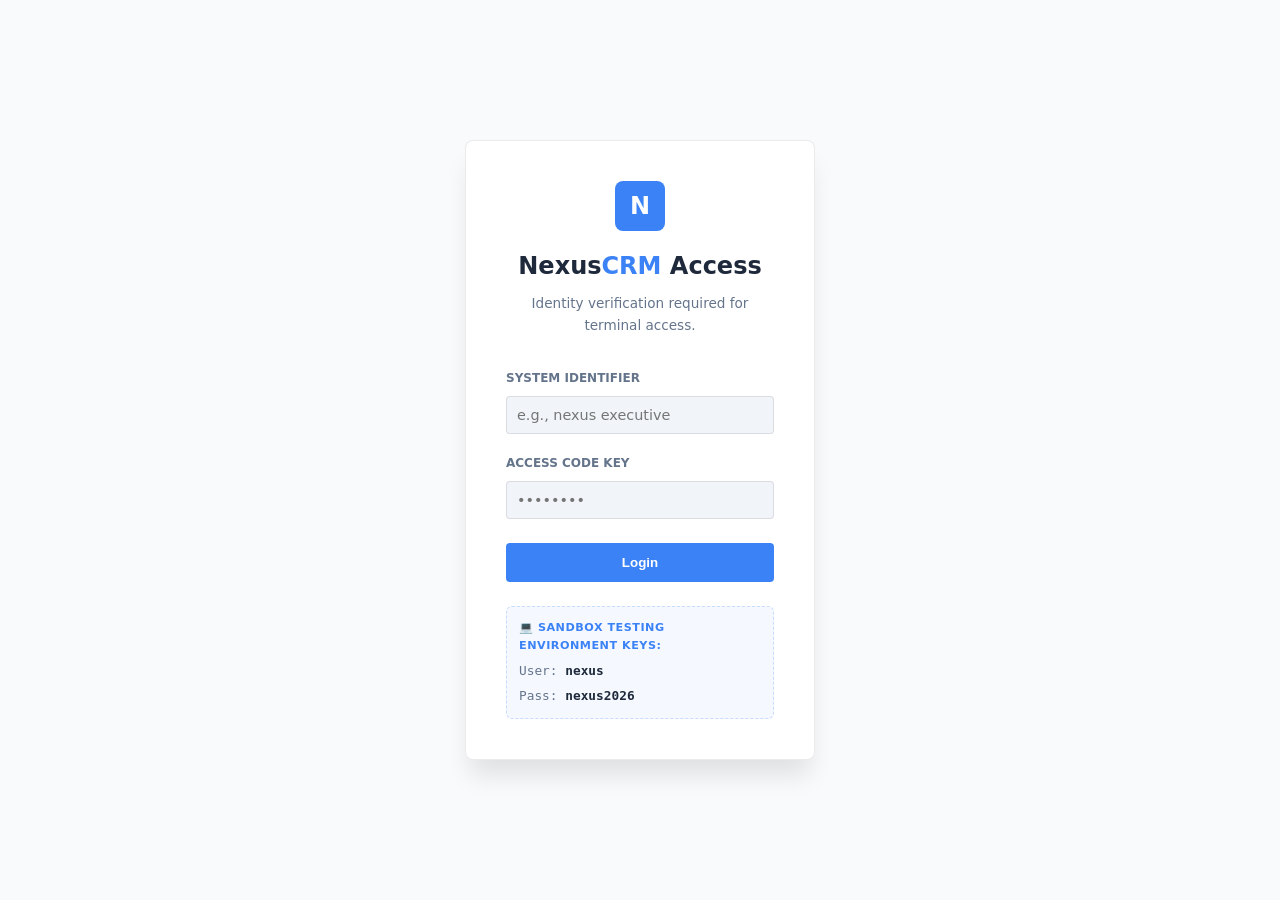
<file: index.html>
<!DOCTYPE html>
<html lang="en">
<head>
    <meta charset="UTF-8">
    <meta name="viewport" content="width=device-width, initial-scale=1.0">
    <title>NexusCRM Pro - Secure Authentication Terminal</title>
    <link rel="stylesheet" href="style.css">
    <style>
        body {
            background: #f8fafc;
            margin: 0;
            padding: 0;
            height: 100vh;
            display: flex;
            align-items: center;
            justify-content: center;
            font-family: system-ui, -apple-system, BlinkMacSystemFont, 'Segoe UI', Roboto, sans-serif;
        }
    </style>
</head>
<body>

    <div class="auth-gate-container">
        <div style="background: #ffffff; border: 1px solid rgba(0,0,0,0.08); padding: 2.5rem; border-radius: 8px; width: 350px; box-shadow: 0 20px 25px -5px rgba(0, 0, 0, 0.1);">
            <div style="text-align: center; margin-bottom: 2rem;">
                <div style="width: 50px; height: 50px; background: #3b82f6; color: #fff; display: flex; align-items: center; justify-content: center; font-weight: 800; font-size: 1.5rem; border-radius: 8px; margin: 0 auto 1rem;">N</div>
                <h2 style="color: #1e293b; margin: 0; font-size: 1.5rem;">Nexus<span style="color: #3b82f6;">CRM</span> Access</h2>
                <p style="color: #64748b; margin: 0.5rem 0 0; font-size: 0.85rem;">Identity verification required for terminal access.</p>
            </div>
            
            <form id="secure-login-form">
                <div style="margin-bottom: 1.25rem;">
                    <label style="display: block; color: #64748b; font-size: 0.75rem; text-transform: uppercase; font-weight: 600; margin-bottom: 0.5rem;">System Identifier</label>
                    <input type="text" id="login-username" required placeholder="e.g., nexus executive" style="width: 100%; background: #f1f5f9; border: 1px solid rgba(0,0,0,0.1); color: #1e293b; padding: 10px; border-radius: 4px; box-sizing: border-box; font-size: 0.9rem;">
                </div>
                
                <div style="margin-bottom: 1.5rem;">
                    <label style="display: block; color: #64748b; font-size: 0.75rem; text-transform: uppercase; font-weight: 600; margin-bottom: 0.5rem;">Access Code Key</label>
                    <input type="password" id="login-password" required placeholder="••••••••" style="width: 100%; background: #f1f5f9; border: 1px solid rgba(0,0,0,0.1); color: #1e293b; padding: 10px; border-radius: 4px; box-sizing: border-box; font-size: 0.9rem;">
                </div>

                <div id="auth-error-message" style="color: #ef4444; font-size: 0.8rem; margin-bottom: 1rem; display: none; text-align: center;">
                    🛑 Invalid identifier or security clearance keys.
                </div>

                <button type="submit" style="width: 100%; background: #3b82f6; color: #fff; border: none; padding: 12px; font-weight: 600; border-radius: 4px; cursor: pointer; transition: background 0.2s; margin-bottom: 1.5rem;">
                     Login 
                </button>
            </form>

            <div style="background: rgba(59, 130, 246, 0.05); border: 1px dashed rgba(59, 130, 246, 0.25); padding: 12px; border-radius: 6px;">
                <span style="display: block; font-size: 0.7rem; color: #3b82f6; text-transform: uppercase; font-weight: 700; margin-bottom: 6px; letter-spacing: 0.5px;">💻 Sandbox Testing Environment Keys:</span>
                <div style="font-size: 0.8rem; color: #475569; display: flex; flex-direction: column; gap: 4px; font-family: monospace;">
                    <div><span style="color: #64748b;">User:</span> <strong style="color: #1e293b;">nexus</strong></div>
                    <div><span style="color: #64748b;">Pass:</span> <strong style="color: #1e293b;">nexus2026</strong></div>
                </div>
            </div>

        </div>
    </div>

    <script>
        document.getElementById('secure-login-form').addEventListener('submit', (event) => {
            event.preventDefault();
            const userInput = document.getElementById('login-username').value.trim();
            const passwordInput = document.getElementById('login-password').value;
            const errorMsg = document.getElementById('auth-error-message');

            if (userInput === 'nexus' && passwordInput === 'nexus2026') {
                sessionStorage.setItem('nexus_admin_auth', 'true');
                if (errorMsg) errorMsg.style.display = 'none';
                window.location.href = 'dashboard.html'; 
            } else {
                if (errorMsg) errorMsg.style.display = 'block';
                document.getElementById('login-password').value = '';
            }
        });
    </script>
</body>
</html>
</file>
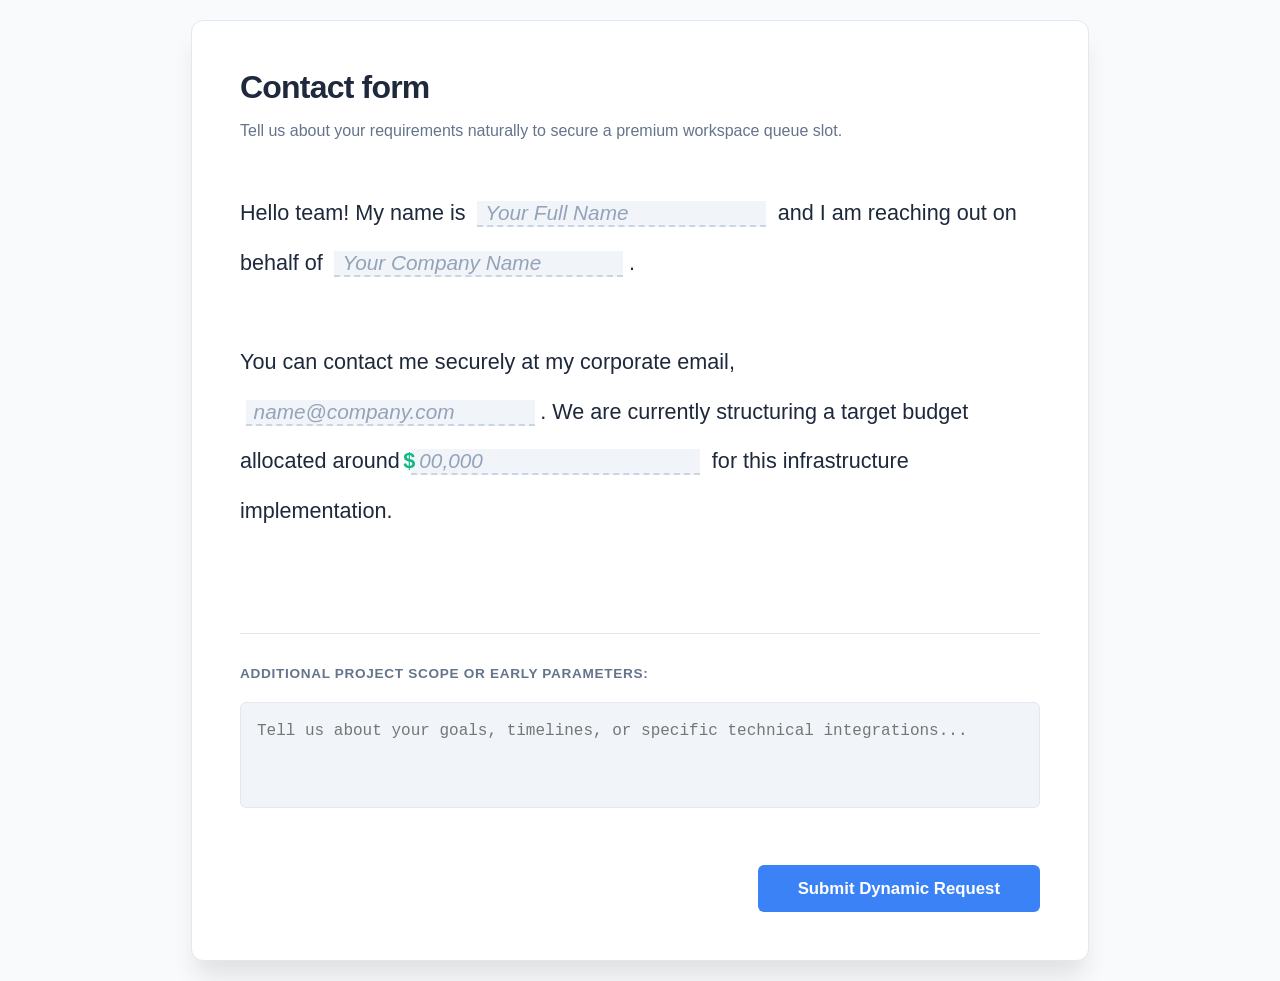
<file: contact.html>
<!DOCTYPE html>
<html lang="en">
<head>
    <meta charset="UTF-8">
    <meta name="viewport" content="width=device-width, initial-scale=1.0">
    <title>Connect With Our Enterprise Team</title>
    <style>
        :root {
            --bg-page: #f8fafc;
            --card-bg: #ffffff;
            --accent-blue: #3b82f6;
            --accent-emerald: #10b981;
            --text-primary: #1e293b;
            --text-muted: #64748b;
            --border-color: #e2e8f0;
            --transition-smooth: all 0.3s ease;
        }

        body {
            font-family: 'Segoe UI', Tahoma, Geneva, Verdana, sans-serif;
            background-color: var(--bg-page);
            color: var(--text-primary);
            display: flex;
            justify-content: center;
            align-items: center;
            min-height: 100vh;
            margin: 0;
            padding: 20px;
            box-sizing: border-box;
        }

        .contact-card {
            background: var(--card-bg);
            padding: 3rem;
            border-radius: 12px;
            border: 1px solid var(--border-color);
            box-shadow: 0 20px 25px -5px rgba(0, 0, 0, 0.1);
            width: 100%;
            max-width: 800px;
        }

        h2 { 
            margin-top: 0; 
            margin-bottom: 0.5rem; 
            font-size: 2rem; 
            letter-spacing: -0.025em;
        }

        .subtitle { 
            color: var(--text-muted); 
            margin-bottom: 3rem; 
            font-size: 1rem; 
        }

        /* --- NARRATIVE SENTENCE FLOW --- */
        .narrative-sentence-wrapper {
            font-size: 1.35rem;
            line-height: 2.3;
            color: var(--text-primary);
            font-weight: 400;
        }

        .inline-input-wrapper {
            display: inline-block;
            position: relative;
            margin: 0 0.35rem;
        }

        .inline-input-wrapper input {
            background: #f1f5f9 !important;
            border: none !important;
            border-bottom: 2px dashed #cbd5e1 !important;
            border-radius: 0 !important;
            padding: 0 0.5rem !important;
            font-size: 1.3rem !important;
            font-family: inherit !important;
            color: var(--accent-blue) !important;
            font-weight: 600;
            width: auto;
            min-width: 180px;
            transition: var(--transition-smooth);
            box-sizing: border-box;
        }

        .inline-input-wrapper input:focus {
            outline: none !important;
            border-bottom-color: var(--accent-blue) !important;
            background: rgba(59, 130, 246, 0.05) !important;
        }

        .inline-input-wrapper input::placeholder {
            color: #94a3b8;
            font-weight: 400;
            font-style: italic;
        }

        /* Currency Prefix Handling */
        .currency-symbol-prefix::before {
            content: "$";
            position: absolute;
            left: -0.5rem;
            color: var(--accent-emerald);
            font-weight: 600;
        }

        .currency-symbol-prefix input {
            color: var(--accent-emerald) !important;
            padding-left: 0.5rem !important;
            min-width: 130px;
        }

        /* Textarea Block styling */
        .narrative-textarea-block {
            margin-top: 3rem;
            border-top: 1px solid var(--border-color);
            padding-top: 1.5rem;
        }

        .narrative-textarea-block label {
            display: block;
            font-size: 0.85rem;
            text-transform: uppercase;
            letter-spacing: 0.05em;
            color: var(--text-muted);
            margin-bottom: 0.75rem;
            font-weight: 600;
        }

        .narrative-textarea-block textarea {
            width: 100%;
            background: #f1f5f9 !important;
            border: 1px solid var(--border-color) !important;
            border-radius: 6px;
            padding: 1rem;
            color: var(--text-primary);
            font-size: 1rem;
            line-height: 1.5;
            resize: none;
            box-sizing: border-box;
            transition: var(--transition-smooth);
        }

        .narrative-textarea-block textarea:focus {
            outline: none;
            border-color: var(--accent-blue);
            box-shadow: 0 0 0 3px rgba(59, 130, 246, 0.15);
        }

        /* Submit Footer Button */
        .form-action-footer {
            margin-top: 2.5rem;
            display: flex;
            justify-content: flex-end;
        }

        button {
            padding: 0.85rem 2.5rem;
            background: var(--accent-blue);
            color: white;
            border: none;
            border-radius: 6px;
            font-size: 1.05rem;
            font-weight: 600;
            cursor: pointer;
            transition: var(--transition-smooth);
        }

        button:hover { 
            background: #2563eb; 
            transform: translateY(-1px);
        }

        /* Success Message Splash Screen */
        .success-msg {
            display: none;
            text-align: center;
            padding: 2rem 1rem;
        }
        
        .success-msg h3 {
            color: var(--accent-emerald);
            font-size: 1.75rem;
            margin-top: 0;
        }
        
        .success-msg p {
            color: var(--text-muted);
            font-size: 1.1rem;
        }
    </style>
</head>
<body>

    <div class="contact-card">
        <div id="form-container">
            <h2>Contact form</h2>
            <p class="subtitle">Tell us about your requirements naturally to secure a premium workspace queue slot.</p>
            
            <form id="public-contact-form">
                <div class="narrative-sentence-wrapper">
                    Hello team! My name is 
                    <span class="inline-input-wrapper">
                        <input type="text" id="web-name" required placeholder="Your Full Name">
                    </span> 
                    and I am reaching out on behalf of 
                    <span class="inline-input-wrapper">
                        <input type="text" id="web-company" required placeholder="Your Company Name">
                    </span>.
                    <br><br>
                    
                    You can contact me securely at my corporate email, 
                    <span class="inline-input-wrapper">
                        <input type="email" id="web-email" required placeholder="name@company.com">
                    </span>. 
                    We are currently structuring a target budget allocated around 
                    <span class="inline-input-wrapper currency-symbol-prefix">
                        <input type="number" id="web-value" required min="0" placeholder="00,000">
                    </span> for this infrastructure implementation.
                    <br><br>

                    <div class="narrative-textarea-block">
                        <label for="web-notes">Additional project scope or early parameters:</label>
                        <textarea id="web-notes" rows="3" placeholder="Tell us about your goals, timelines, or specific technical integrations..."></textarea>
                    </div>
                </div>

                <div class="form-action-footer">
                    <button type="submit">Submit Dynamic Request</button>
                </div>
            </form>
        </div>

        <!-- Hidden Splash Area triggered post-submission -->
        <div id="success-block" class="success-msg">
            <h3>🎉 Structural Handshake Completed</h3>
            <p>Your details have bypassed data queues and successfully populated the operational workspace pipeline.</p>
        </div>
    </div>

    <script>
        document.getElementById('public-contact-form').addEventListener('submit', function(e) {
            e.preventDefault();

            // 1. Recover existing backend matrix or establish fallback array
            let currentDb = [];
            try {
                currentDb = JSON.parse(localStorage.getItem('nexus_pro_database')) || [];
            } catch(err) {
                currentDb = [];
            }

            // 2. Generate systematic record entry mirroring schema
            const newLead = {
                id: `WEB-${Math.floor(1000 + Math.random() * 9000)}`,
                name: document.getElementById('web-name').value.trim(),
                company: document.getElementById('web-company').value.trim(),
                email: document.getElementById('web-email').value.trim(),
                value: parseFloat(document.getElementById('web-value').value) || 0,
                source: "Website Contact Form",
                status: "New",
                dateAdded: new Date().toISOString().split('T')[0],
                notes: document.getElementById('web-notes').value.trim() || "Automated form entry logged."
            };

            // 3. Inject new data element, serialize, commit to engine
            currentDb.push(newLead);
            localStorage.setItem('nexus_pro_database', JSON.stringify(currentDb));

            // 4. Transform interface display state
            document.getElementById('form-container').style.display = 'none';
            document.getElementById('success-block').style.display = 'block';
        });
    </script>
</body>
</html>
</file>
<file: style.css>
/* ============================================
   ROOT VARIABLES & COLOR PALETTE
   ============================================ */
:root {
    --color-bg-primary: #f8fafc;
    --color-bg-secondary: #f1f5f9;
    --color-bg-tertiary: #ffffff;
    --color-text-primary: #1e293b;
    --color-text-secondary: #475569;
    --color-text-muted: #64748b;
    --color-border: #e2e8f0;
    --color-border-light: #cbd5e1;
    --color-accent-blue: #3b82f6;
    --color-accent-blue-hover: #2563eb;
    --color-accent-green: #10b981;
    --color-accent-red: #ef4444;
    --color-accent-orange: #f59e0b;
    
    --shadow-sm: 0 1px 2px rgba(0, 0, 0, 0.05);
    --shadow-md: 0 4px 6px rgba(0, 0, 0, 0.1);
    --shadow-lg: 0 20px 25px rgba(0, 0, 0, 0.1);
    
    --transition-fast: 150ms ease-in-out;
    --transition-base: 300ms ease-in-out;
}

/* ============================================
   GLOBAL STYLES
   ============================================ */
* {
    margin: 0;
    padding: 0;
    box-sizing: border-box;
}

html, body {
    width: 100%;
    height: 100%;
}

body {
    background-color: var(--color-bg-primary);
    color: var(--color-text-primary);
    font-family: system-ui, -apple-system, BlinkMacSystemFont, 'Segoe UI', Roboto, sans-serif;
    line-height: 1.6;
    font-size: 0.95rem;
}

/* ============================================
   APP SHELL STRUCTURE
   ============================================ */
.app-shell {
    display: flex;
    height: 100vh;
    width: 100%;
}

.app-sidebar {
    width: 280px;
    background-color: var(--color-bg-tertiary);
    border-right: 1px solid var(--color-border);
    display: flex;
    flex-direction: column;
    overflow-y: auto;
    padding: 2rem 1.5rem;
}

.main-viewport {
    flex: 1;
    display: flex;
    flex-direction: column;
    overflow-y: auto;
    background-color: var(--color-bg-primary);
    padding: 2.5rem;
}

/* ============================================
   BRAND ZONE
   ============================================ */
.brand-zone {
    display: flex;
    align-items: center;
    gap: 1rem;
    margin-bottom: 2rem;
    padding-bottom: 1.5rem;
    border-bottom: 1px solid var(--color-border);
}

.logo-shield {
    width: 45px;
    height: 45px;
    background: var(--color-accent-blue);
    color: white;
    display: flex;
    align-items: center;
    justify-content: center;
    border-radius: 8px;
    font-weight: 800;
    font-size: 1.25rem;
    flex-shrink: 0;
}

.brand-zone h2 {
    font-size: 1.125rem;
    font-weight: 700;
    color: var(--color-text-primary);
    margin: 0;
    line-height: 1.2;
}

.brand-zone h2 span {
    color: var(--color-accent-blue);
}

.brand-zone small {
    display: block;
    font-size: 0.7rem;
    color: var(--color-text-muted);
    text-transform: uppercase;
    letter-spacing: 0.02em;
    font-weight: 600;
    margin-top: 0.25rem;
}

/* ============================================
   SIDEBAR MENU
   ============================================ */
.sidebar-menu {
    display: flex;
    flex-direction: column;
    gap: 0.5rem;
}

.menu-item {
    background: transparent;
    border: none;
    color: var(--color-text-secondary);
    padding: 0.85rem 1rem;
    border-radius: 6px;
    cursor: pointer;
    font-size: 0.95rem;
    font-weight: 500;
    display: flex;
    align-items: center;
    gap: 0.75rem;
    transition: var(--transition-base);
    text-align: left;
}

.menu-item:hover {
    background-color: var(--color-bg-secondary);
    color: var(--color-text-primary);
}

.menu-item.active {
    background-color: rgba(59, 130, 246, 0.1);
    color: var(--color-accent-blue);
    font-weight: 600;
}

.menu-item span {
    font-size: 1.25rem;
}

/* ============================================
   SIDEBAR FOOTER
   ============================================ */
.sidebar-footer {
    margin-top: auto;
    padding-top: 2rem;
    border-top: 1px solid var(--color-border);
}

/* ============================================
   WORKSPACE HEADER
   ============================================ */
.workspace-header {
    margin-bottom: 2.5rem;
}

.workspace-header h1 {
    font-size: 2rem;
    font-weight: 700;
    color: var(--color-text-primary);
    margin-bottom: 0.5rem;
}

.workspace-header p {
    color: var(--color-text-muted);
    font-size: 0.95rem;
}

.workspace-header.split {
    display: flex;
    justify-content: space-between;
    align-items: flex-start;
    gap: 2rem;
}

/* ============================================
   WORKSPACE UTILITIES
   ============================================ */
.workspace-utilities {
    display: flex;
    gap: 1rem;
    align-items: center;
}

.workspace-utilities input {
    flex: 1;
    padding: 0.65rem 1rem;
    background-color: var(--color-bg-tertiary);
    border: 1px solid var(--color-border);
    border-radius: 6px;
    color: var(--color-text-primary);
    font-size: 0.9rem;
    transition: var(--transition-fast);
}

.workspace-utilities input:focus {
    outline: none;
    border-color: var(--color-accent-blue);
    box-shadow: 0 0 0 3px rgba(59, 130, 246, 0.1);
}

.workspace-utilities input::placeholder {
    color: var(--color-text-muted);
}

/* ============================================
   ACTION BUTTONS
   ============================================ */
.utility-action-btn {
    padding: 0.65rem 1.25rem;
    background-color: var(--color-bg-secondary);
    border: 1px solid var(--color-border);
    color: var(--color-text-primary);
    border-radius: 6px;
    cursor: pointer;
    font-size: 0.9rem;
    font-weight: 600;
    transition: var(--transition-base);
    display: flex;
    align-items: center;
    gap: 0.5rem;
    white-space: nowrap;
}

.utility-action-btn:hover {
    background-color: var(--color-bg-tertiary);
    border-color: var(--color-accent-blue);
    color: var(--color-accent-blue);
}

.utility-action-btn.primary {
    background-color: var(--color-accent-blue);
    color: white;
    border-color: var(--color-accent-blue);
}

.utility-action-btn.primary:hover {
    background-color: var(--color-accent-blue-hover);
    border-color: var(--color-accent-blue-hover);
}

.action-btn {
    padding: 0.65rem 1.5rem;
    background-color: var(--color-accent-blue);
    color: white;
    border: none;
    border-radius: 6px;
    font-size: 0.9rem;
    font-weight: 600;
    cursor: pointer;
    transition: var(--transition-base);
}

.action-btn:hover {
    background-color: var(--color-accent-blue-hover);
}

/* ============================================
   KPI DASHBOARD GRID
   ============================================ */
.kpi-dashboard-grid {
    display: grid;
    grid-template-columns: repeat(auto-fit, minmax(280px, 1fr));
    gap: 1.5rem;
    margin-bottom: 2.5rem;
}

.kpi-metric-card {
    background-color: var(--color-bg-tertiary);
    border: 1px solid var(--color-border);
    border-radius: 8px;
    padding: 1.75rem;
    transition: var(--transition-base);
}

.kpi-metric-card:hover {
    box-shadow: var(--shadow-md);
    border-color: var(--color-accent-blue);
}

.kpi-metric-card h3 {
    color: var(--color-text-muted);
    font-size: 0.8rem;
    text-transform: uppercase;
    letter-spacing: 0.05em;
    font-weight: 600;
    margin-bottom: 0.75rem;
}

.kpi-metric-card p {
    font-size: 2rem;
    font-weight: 700;
    color: var(--color-text-primary);
    margin: 0.5rem 0;
}

.kpi-metric-card.monetary p {
    color: var(--color-accent-green);
}

.kpi-subtext {
    color: var(--color-text-muted);
    font-size: 0.8rem;
    margin-top: 0.5rem;
}

/* ============================================
   ANALYTICS & CHARTS
   ============================================ */
.analytics-visualization-row {
    display: grid;
    grid-template-columns: 1fr;
    gap: 1.5rem;
    margin-top: 2rem;
}

.chart-tile-box {
    background-color: var(--color-bg-tertiary);
    border: 1px solid var(--color-border);
    border-radius: 8px;
    padding: 1.75rem;
}

.chart-tile-box h3 {
    color: var(--color-text-primary);
    font-size: 1rem;
    font-weight: 600;
    margin-bottom: 1.5rem;
}

.chart-canvas-wrapper {
    position: relative;
    height: 300px;
}

/* ============================================
   DATA GRID / TABLE
   ============================================ */
.nexus-data-grid {
    width: 100%;
    border-collapse: collapse;
    background-color: var(--color-bg-tertiary);
    border-radius: 8px;
    overflow: hidden;
    box-shadow: var(--shadow-sm);
}

.nexus-data-grid thead {
    background-color: var(--color-bg-secondary);
    border-bottom: 2px solid var(--color-border);
}

.nexus-data-grid th {
    padding: 1rem;
    text-align: left;
    font-weight: 600;
    color: var(--color-text-primary);
    font-size: 0.85rem;
    text-transform: uppercase;
    letter-spacing: 0.02em;
}

.nexus-data-grid tbody tr {
    border-bottom: 1px solid var(--color-border);
    transition: var(--transition-fast);
    cursor: pointer;
}

.nexus-data-grid tbody tr:hover {
    background-color: rgba(59, 130, 246, 0.05);
    border-left: 4px solid var(--color-accent-blue);
}

.nexus-data-grid td {
    padding: 1rem;
    color: var(--color-text-primary);
    font-size: 0.9rem;
}

.nexus-data-grid tbody tr:last-child {
    border-bottom: none;
}

/* ============================================
   MODAL STYLES
   ============================================ */
.modal-overlay {
    position: fixed;
    top: 0;
    left: 0;
    width: 100vw;
    height: 100vh;
    background: rgba(248, 250, 252, 0.95);
    display: flex;
    align-items: center;
    justify-content: center;
    z-index: 1000;
}

.modal-overlay.hidden {
    display: none !important;
}

#pipeline-auth-modal {
    position: fixed;
    top: 0;
    left: 0;
    width: 100vw;
    height: 100vh;
    background: rgba(30, 41, 59, 0.5);
    display: flex;
    align-items: center;
    justify-content: center;
    z-index: 1000;
}

#pipeline-auth-modal.hidden {
    display: none !important;
}

#ingest-modal {
    position: fixed;
    top: 0;
    left: 0;
    width: 100vw;
    height: 100vh;
    background: rgba(30, 41, 59, 0.5);
    display: flex;
    align-items: center;
    justify-content: center;
    z-index: 900;
}

#ingest-modal.hidden {
    display: none !important;
}

#edit-lead-modal {
    position: fixed;
    top: 0;
    left: 0;
    width: 100vw;
    height: 100vh;
    background: rgba(30, 41, 59, 0.5);
    display: flex;
    align-items: center;
    justify-content: center;
    z-index: 900;
}

#edit-lead-modal.hidden {
    display: none !important;
}

.modal-content {
    background-color: var(--color-bg-tertiary);
    border: 1px solid var(--color-border);
    border-radius: 8px;
    padding: 2rem;
    width: 100%;
    max-width: 600px;
    max-height: 90vh;
    overflow-y: auto;
    box-shadow: var(--shadow-lg);
}

#pipeline-auth-modal .modal-content {
    max-width: 360px;
}

.modal-header {
    display: flex;
    justify-content: space-between;
    align-items: center;
    margin-bottom: 1.5rem;
    padding-bottom: 1rem;
    border-bottom: 1px solid var(--color-border);
}

.modal-header h3 {
    color: var(--color-text-primary);
    font-size: 1.25rem;
    margin: 0;
}

.modal-header button {
    background: transparent;
    border: none;
    color: var(--color-text-muted);
    font-size: 1.5rem;
    cursor: pointer;
    transition: var(--transition-fast);
}

.modal-header button:hover {
    color: var(--color-text-primary);
}

.modal-fields-grid {
    display: grid;
    grid-template-columns: 1fr 1fr;
    gap: 1.5rem;
    margin-bottom: 1.5rem;
}

.modal-fields-grid > div {
    display: flex;
    flex-direction: column;
}

.modal-fields-grid label {
    color: var(--color-text-primary);
    font-size: 0.85rem;
    font-weight: 600;
    margin-bottom: 0.5rem;
}

.modal-fields-grid input,
.modal-fields-grid select,
.modal-fields-grid textarea {
    background-color: var(--color-bg-secondary);
    border: 1px solid var(--color-border);
    color: var(--color-text-primary);
    padding: 0.65rem 0.85rem;
    border-radius: 6px;
    font-size: 0.9rem;
    transition: var(--transition-fast);
    font-family: inherit;
}

.modal-fields-grid input:focus,
.modal-fields-grid select:focus,
.modal-fields-grid textarea:focus {
    outline: none;
    border-color: var(--color-accent-blue);
    box-shadow: 0 0 0 3px rgba(59, 130, 246, 0.1);
}

.modal-fields-grid select {
    cursor: pointer;
}

.modal-fields-grid textarea {
    resize: vertical;
    min-height: 60px;
}

.modal-footer-actions {
    display: flex;
    justify-content: flex-end;
    gap: 0.75rem;
    margin-top: 1.5rem;
    padding-top: 1rem;
    border-top: 1px solid var(--color-border);
}

/* ============================================
   WORKSPACE VIEWS
   ============================================ */
.workspace-view {
    animation: fadeIn 0.3s ease-in-out;
}

.workspace-view.hidden {
    display: none !important;
}

@keyframes fadeIn {
    from {
        opacity: 0;
    }
    to {
        opacity: 1;
    }
}

.workspace-bottom-actions {
    display: flex;
    justify-content: flex-end;
    gap: 1rem;
    margin-top: 1.5rem;
}

.table-scroll-container {
    background-color: var(--color-bg-tertiary);
    border: 1px solid var(--color-border);
    border-radius: 8px;
    overflow-y: auto;
}

.pipeline-split-workspace-container {
    background-color: transparent;
}

.lead-details-panel {
    box-shadow: 0 4px 6px rgba(0, 0, 0, 0.05);
    border-left: 4px solid var(--color-accent-blue);
    animation: slideIn 0.3s ease-in-out;
}

@keyframes slideIn {
    from {
        opacity: 0;
        transform: translateX(10px);
    }
    to {
        opacity: 1;
        transform: translateX(0);
    }
}

/* ============================================
   FORM STYLING
   ============================================ */
form {
    width: 100%;
}

label {
    color: var(--color-text-primary);
    font-weight: 500;
}

input[type="text"],
input[type="email"],
input[type="password"],
input[type="number"],
input[type="date"],
select,
textarea {
    background-color: var(--color-bg-secondary);
    border: 1px solid var(--color-border);
    color: var(--color-text-primary);
    padding: 0.65rem 0.85rem;
    border-radius: 6px;
    font-size: 0.9rem;
    transition: var(--transition-fast);
    font-family: inherit;
}

input:focus,
select:focus,
textarea:focus {
    outline: none;
    border-color: var(--color-accent-blue);
    box-shadow: 0 0 0 3px rgba(59, 130, 246, 0.1);
}

/* ============================================
   UTILITY CLASSES
   ============================================ */
.hidden {
    display: none !important;
}

/* ============================================
   SCROLLBAR STYLING
   ============================================ */
::-webkit-scrollbar {
    width: 8px;
    height: 8px;
}

::-webkit-scrollbar-track {
    background: var(--color-bg-secondary);
}

::-webkit-scrollbar-thumb {
    background: var(--color-border);
    border-radius: 4px;
}

::-webkit-scrollbar-thumb:hover {
    background: var(--color-text-muted);
}

/* ============================================
   RESPONSIVE DESIGN
   ============================================ */
@media (max-width: 768px) {
    .app-shell {
        flex-direction: column;
    }

    .app-sidebar {
        width: 100%;
        border-right: none;
        border-bottom: 1px solid var(--color-border);
        padding: 1rem;
    }

    .main-viewport {
        padding: 1.5rem;
    }

    .workspace-header.split {
        flex-direction: column;
    }

    .modal-fields-grid {
        grid-template-columns: 1fr;
    }

    .workspace-utilities {
        flex-direction: column;
    }

    .workspace-utilities input {
        width: 100%;
    }

    .kpi-dashboard-grid {
        grid-template-columns: 1fr;
    }
}

/* ============================================
   ANALYTICS VIEW EXTRAS
   ============================================ */
.analytics-kpi-grid {
    grid-template-columns: repeat(auto-fit, minmax(220px, 1fr));
}

.analytics-kpi-grid .kpi-metric-card p {
    font-size: 1.6rem;
}

#source-breakdown-tbody td {
    vertical-align: middle;
}

.conversion-bar-bg {
    background: var(--color-bg-secondary);
    border-radius: 99px;
    height: 6px;
    width: 100%;
    margin-top: 4px;
    overflow: hidden;
}

.conversion-bar-fill {
    height: 100%;
    border-radius: 99px;
    background: var(--color-accent-blue);
    transition: width 0.5s ease;
}
</file>
